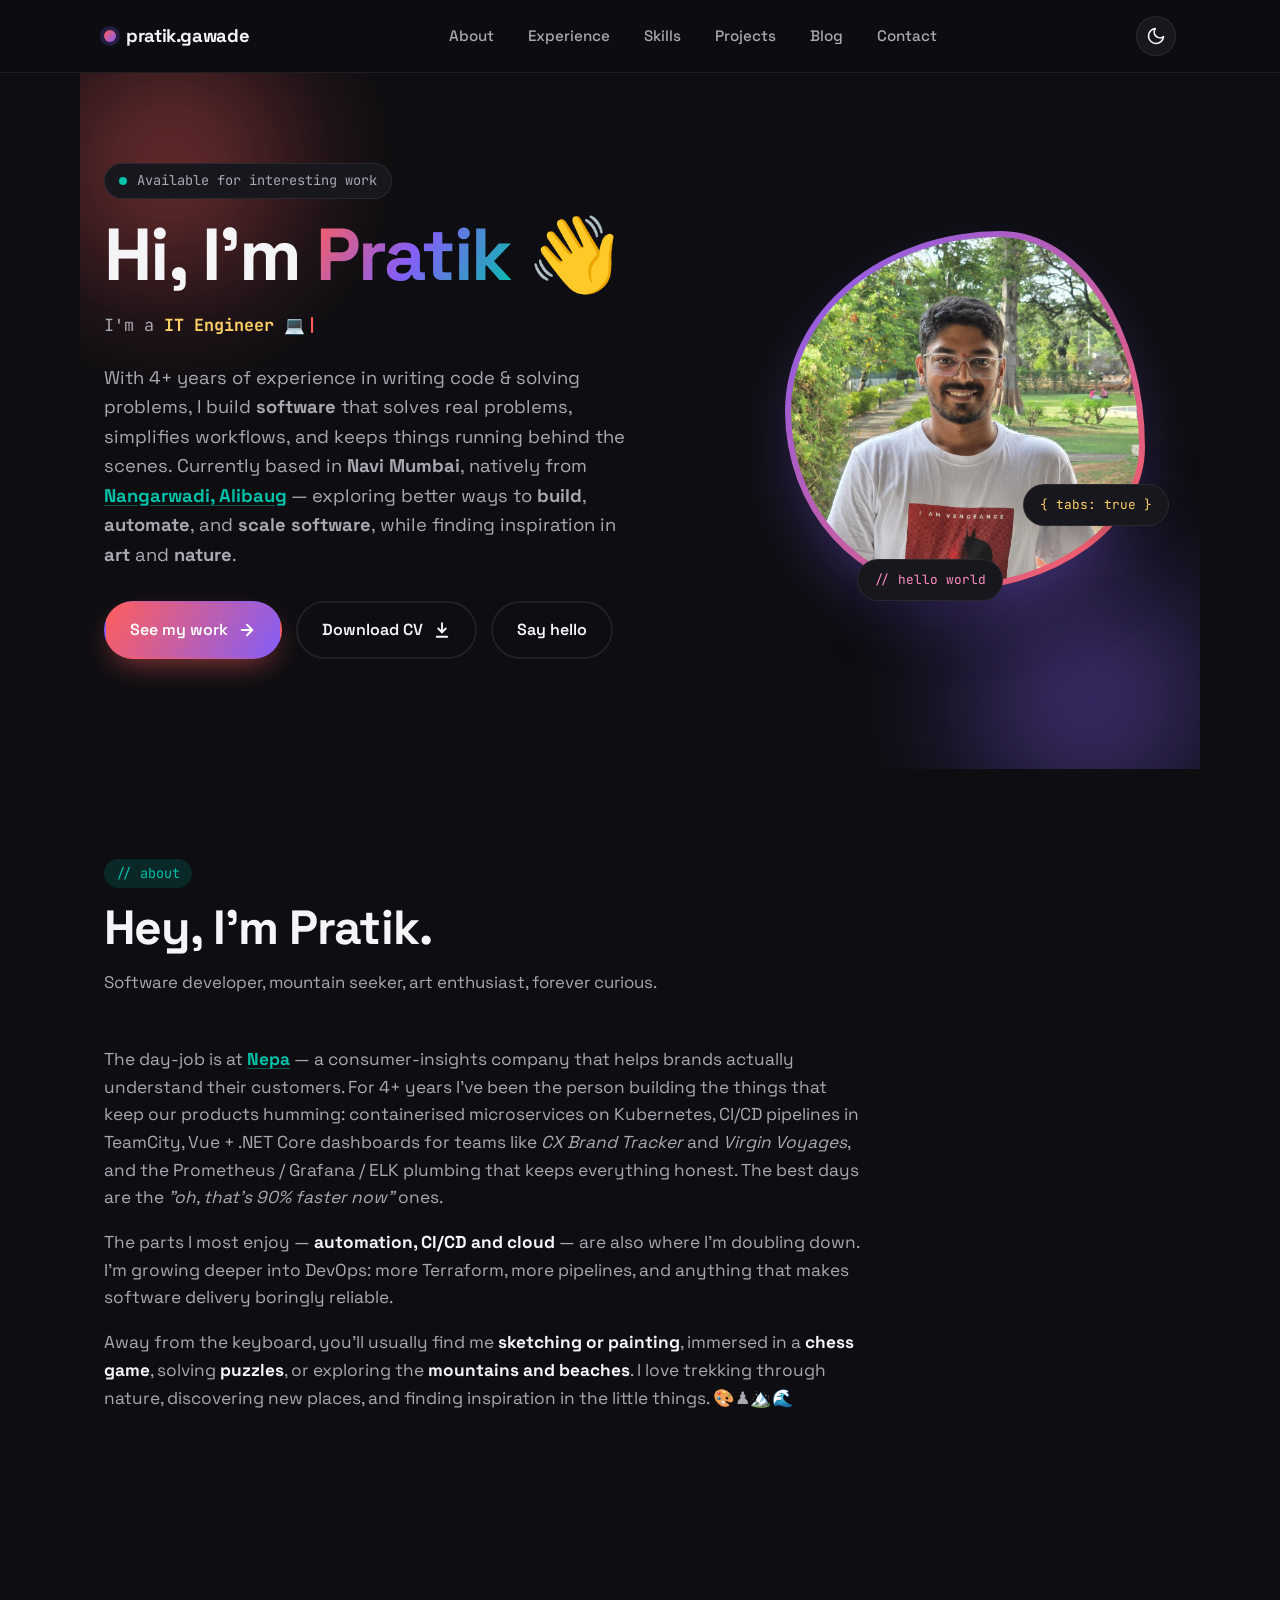
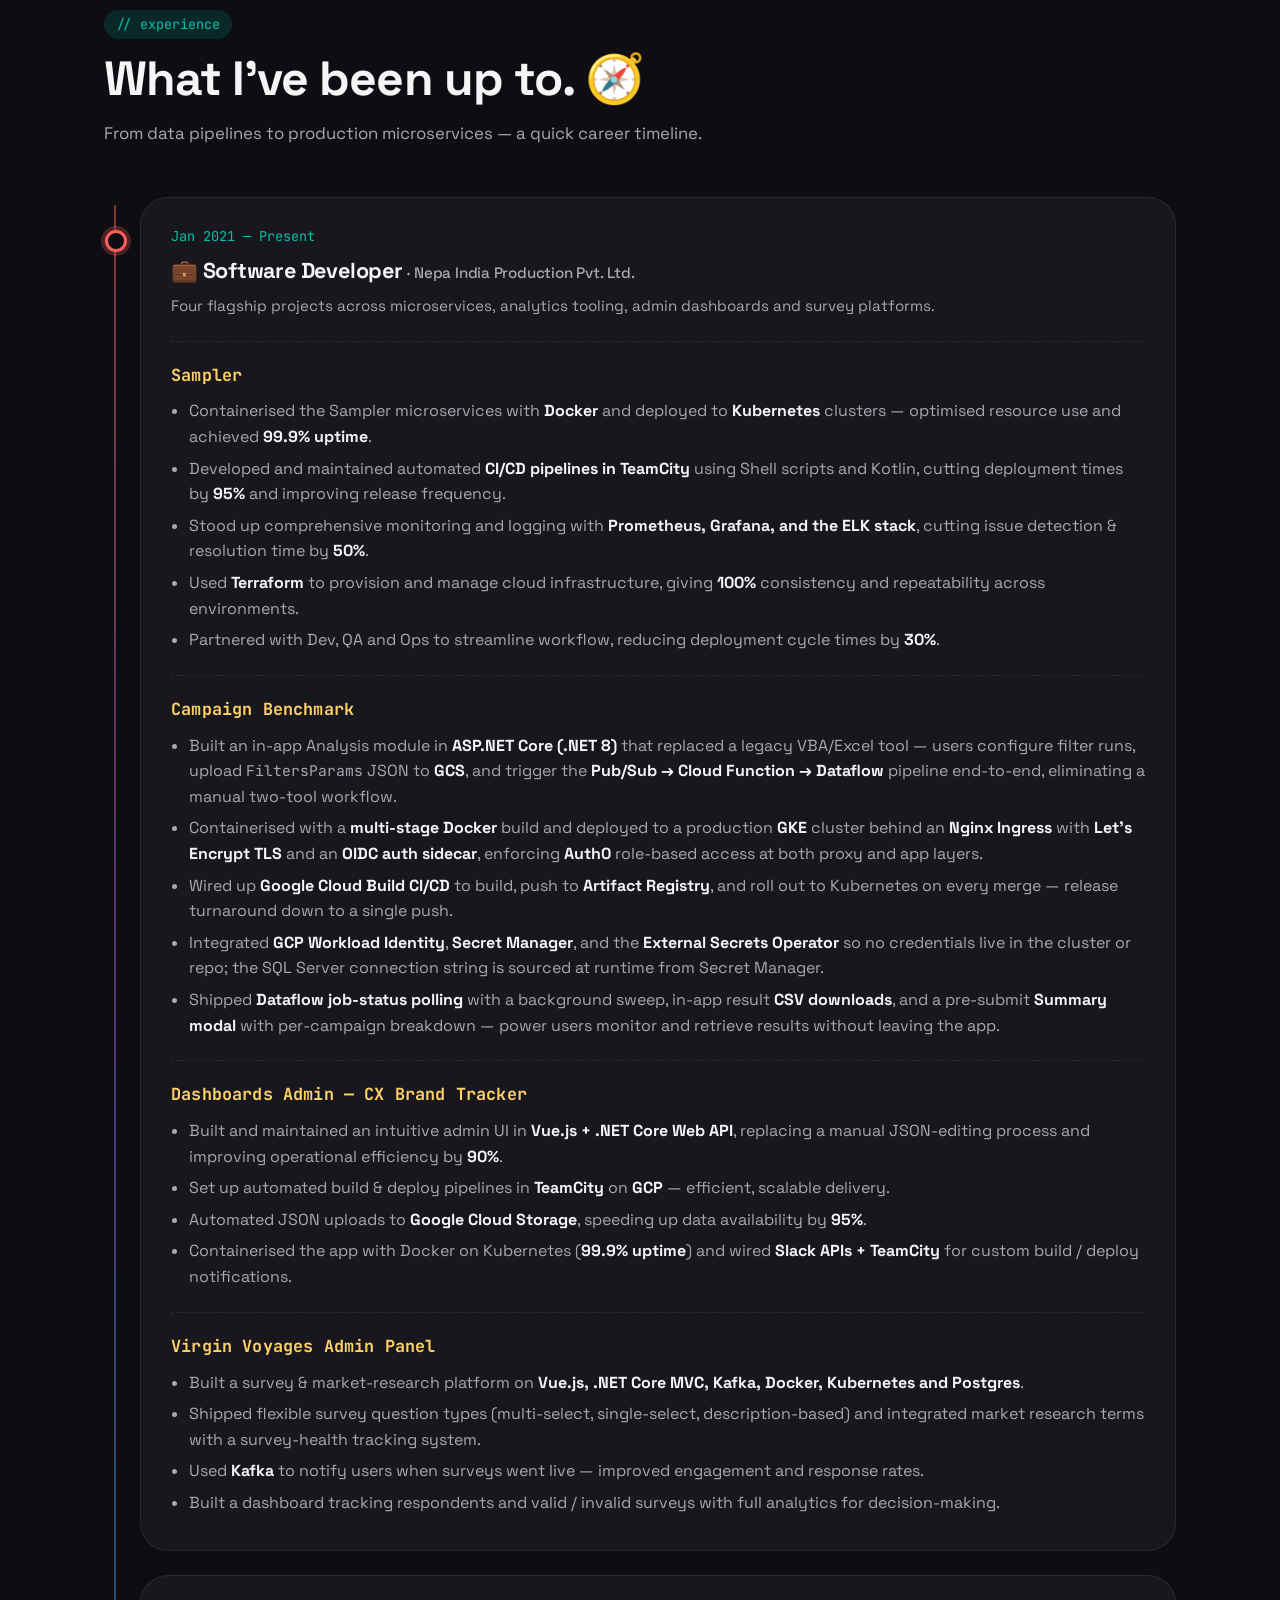
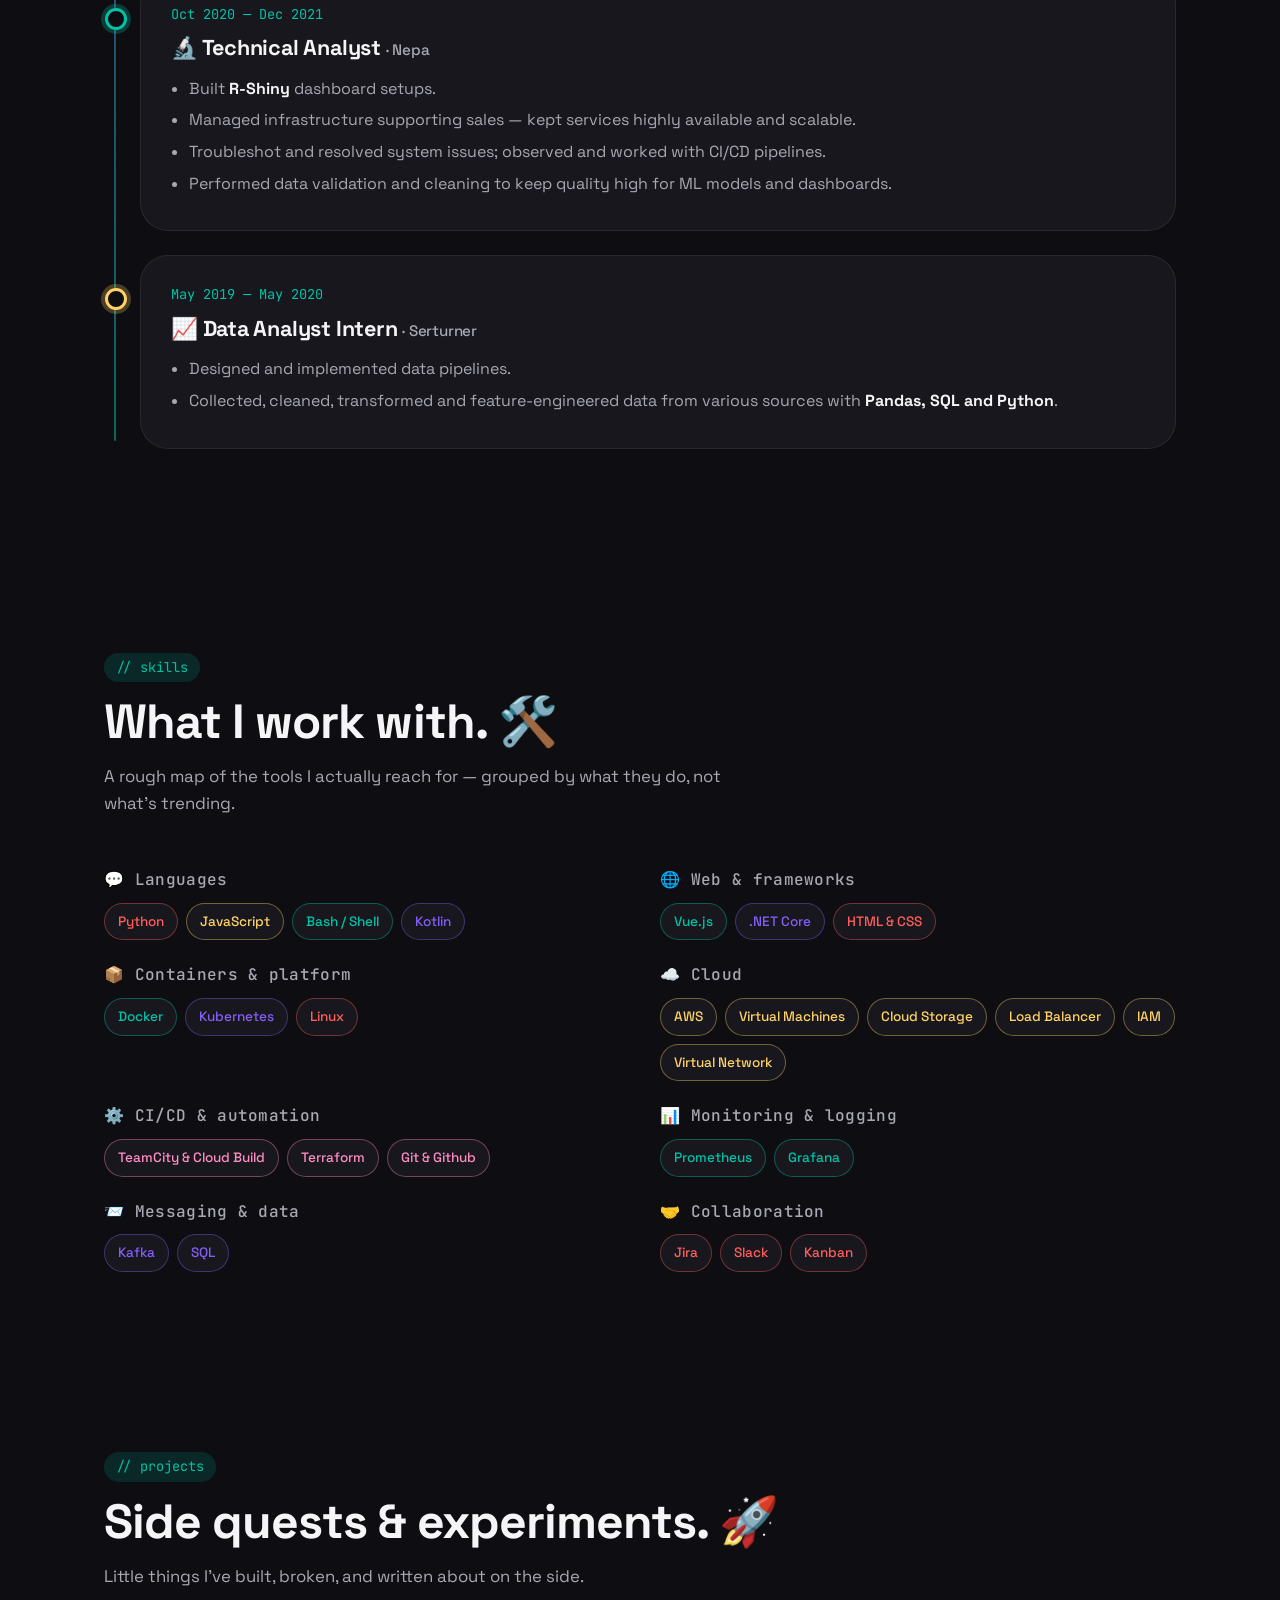
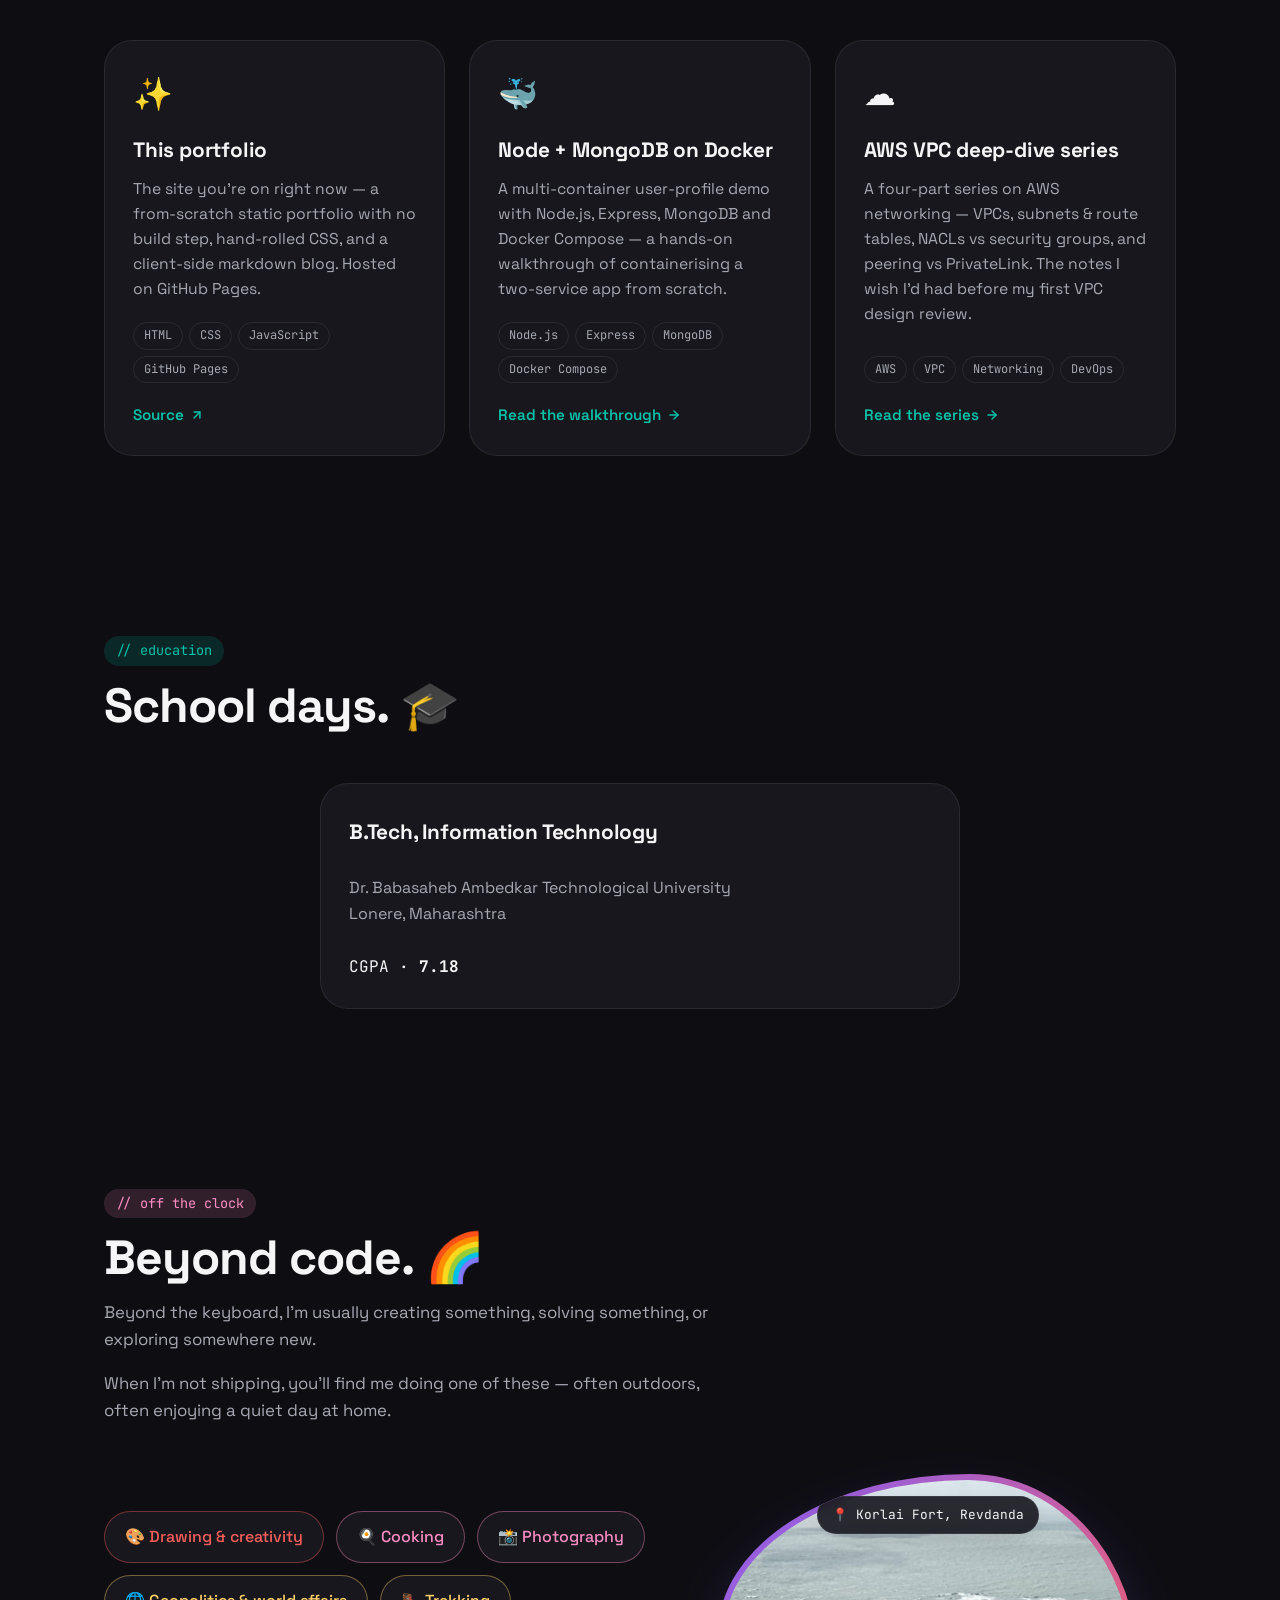
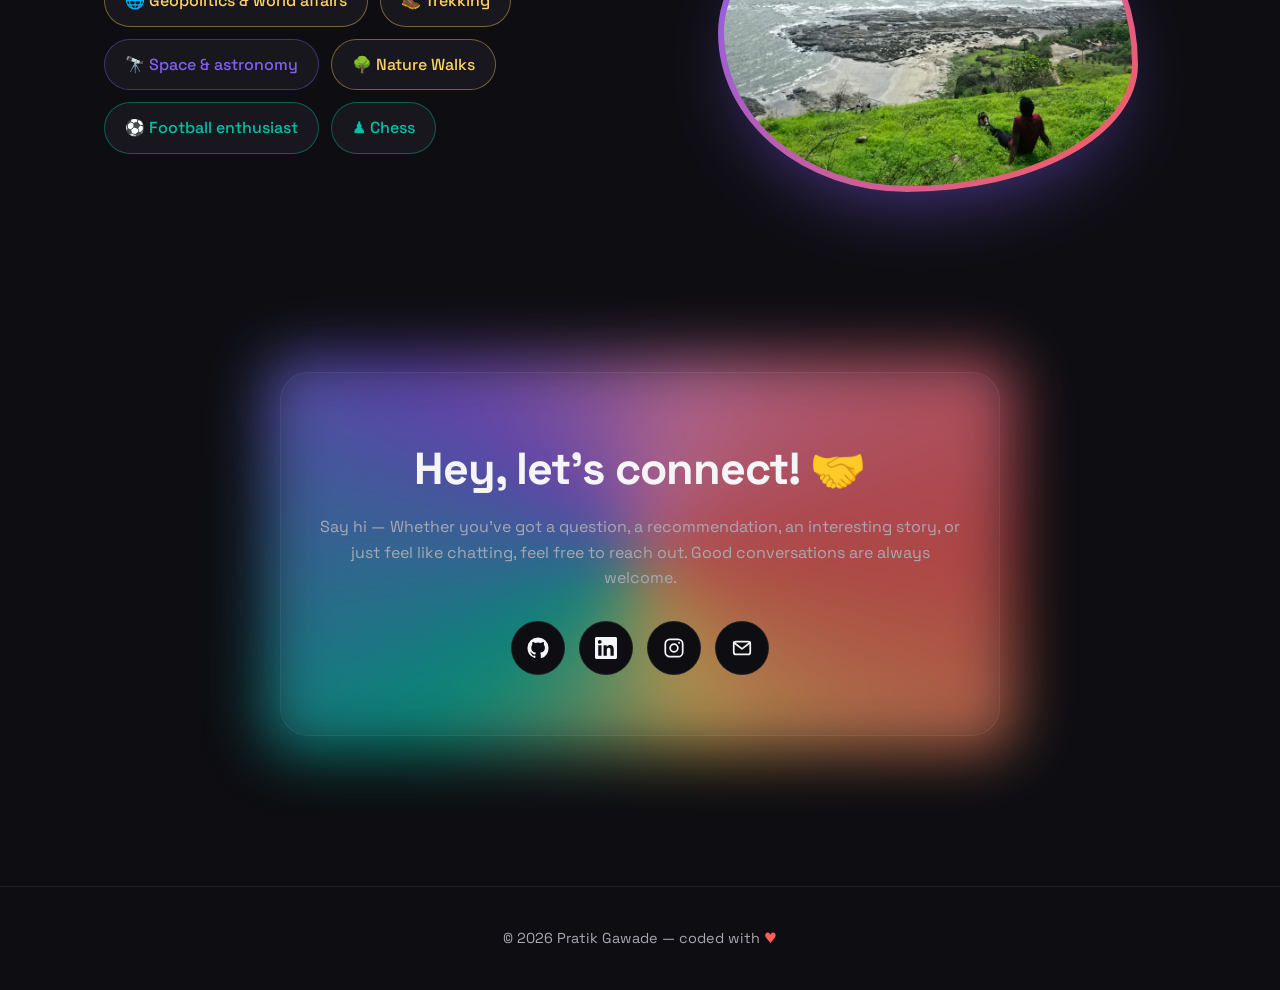
<file: index.html>
<!doctype html>
<html lang="en">
<head>
  <meta charset="utf-8" />
  <meta name="viewport" content="width=device-width, initial-scale=1" />
  <title>Pratik Gawade — Software Developer &amp; aspiring DevOps engineer</title>
  <meta name="description" content="Pratik Gawade — Software Developer with 4+ years at Nepa, transitioning into DevOps. Containers, CI/CD, Kubernetes, cloud, and the odd Vue.js dashboard." />
  <meta name="theme-color" content="#0e0e12" />

  <meta property="og:type" content="website" />
  <meta property="og:title" content="Pratik Gawade — Software Developer &amp; aspiring DevOps engineer" />
  <meta property="og:description" content="4+ years at Nepa shipping containerised microservices on Kubernetes, writing CI/CD pipelines, and building admin dashboards." />
  <meta property="og:image" content="https://pratikgawade.github.io/assets/img/alibaug.jpg" />

  <link rel="icon" href="data:image/svg+xml,%3Csvg xmlns='http://www.w3.org/2000/svg' viewBox='0 0 100 100'%3E%3Ctext y='.9em' font-size='90'%3E%E2%9C%A8%3C/text%3E%3C/svg%3E" />
  <link rel="preconnect" href="https://fonts.googleapis.com" />
  <link rel="preconnect" href="https://fonts.gstatic.com" crossorigin />
  <link rel="preload" as="image" href="assets/img/alibaug.jpg" fetchpriority="high" />
  <link href="https://fonts.googleapis.com/css2?family=Space+Grotesk:wght@400;500;600;700&family=JetBrains+Mono:wght@400;500;700&display=swap" rel="stylesheet" />
  <link rel="stylesheet" href="assets/css/styles.css" />
</head>
<body>

  <header class="nav">
    <div class="nav-inner">
      <a href="./" class="brand"><span class="brand-dot"></span> pratik.gawade</a>
      <nav class="nav-links" id="nav-links">
        <a href="#about">About</a>
        <a href="#experience">Experience</a>
        <a href="#skills">Skills</a>
        <a href="#projects">Projects</a>
        <a href="blog/">Blog</a>
        <a href="#contact">Contact</a>
      </nav>
      <div style="display:flex; gap:8px; align-items:center;">
        <button class="theme-toggle" aria-label="Toggle theme">
          <svg class="moon" viewBox="0 0 24 24" fill="none" stroke="currentColor" stroke-width="2" stroke-linecap="round" stroke-linejoin="round"><path d="M21 12.79A9 9 0 1 1 11.21 3 7 7 0 0 0 21 12.79z"/></svg>
          <svg class="sun"  viewBox="0 0 24 24" fill="none" stroke="currentColor" stroke-width="2" stroke-linecap="round" stroke-linejoin="round"><circle cx="12" cy="12" r="4"/><path d="M12 2v2M12 20v2M4.93 4.93l1.41 1.41M17.66 17.66l1.41 1.41M2 12h2M20 12h2M4.93 19.07l1.41-1.41M17.66 6.34l1.41-1.41"/></svg>
        </button>
        <button class="nav-burger" aria-label="Open menu" aria-controls="nav-links">
          <svg viewBox="0 0 24 24" width="22" height="22" fill="none" stroke="currentColor" stroke-width="2" stroke-linecap="round"><line x1="3" y1="6" x2="21" y2="6"/><line x1="3" y1="12" x2="21" y2="12"/><line x1="3" y1="18" x2="21" y2="18"/></svg>
        </button>
      </div>
    </div>
  </header>

  <section class="hero" id="top">
    <div class="hero-blob" aria-hidden="true"></div>

    <div>
      <span class="hero-eyebrow"><span class="pulse"></span> Available for interesting work</span>
      <h1>
        Hi, I'm <span class="accent">Pratik</span> <span class="wave">👋</span>
      </h1>
      <div class="role">
        I'm a <span class="rotator" data-words='["IT Engineer 💻","Software Developer 🚀","Weekend trekker 🥾","Chess Enthusiast ♟️","Sketchbook hoarder 🎨","Beach Wanderer 🌊","Spiritual Seeker 🪷","Curious human 🧠"]'></span>
      </div>
      <p class="lead">
        With 4+ years of experience in writing code & solving problems, I build <strong>software</strong> that solves real problems, simplifies workflows, and keeps things running behind the scenes. Currently based in <strong>Navi Mumbai</strong>,
        natively from <a href="https://maps.app.goo.gl/fRizwU5aHfL9w2fJ7" target="_blank" rel="noopener"><strong>Nangarwadi, Alibaug</strong></a>
        — exploring better ways to <strong>build</strong>, <strong>automate</strong>, and <strong>scale software</strong>, while finding inspiration in <strong>art</strong> and <strong>nature</strong>.
      </p>
      <div class="cta-row">
        <a class="btn btn-primary" href="#projects">See my work
          <svg width="18" height="18" viewBox="0 0 24 24" fill="none" stroke="currentColor" stroke-width="2.5" stroke-linecap="round" stroke-linejoin="round"><line x1="5" y1="12" x2="19" y2="12"/><polyline points="12 5 19 12 12 19"/></svg>
        </a>
        <a class="btn btn-ghost" href="assets/resume.pdf" download="Pratik-Gawade-CV.pdf">
          Download CV
          <svg width="18" height="18" viewBox="0 0 24 24" fill="none" stroke="currentColor" stroke-width="2.5" stroke-linecap="round" stroke-linejoin="round"><path d="M12 3v12"/><polyline points="7 10 12 15 17 10"/><path d="M5 21h14"/></svg>
        </a>
        <a class="btn btn-ghost" href="#contact">Say hello</a>
      </div>
    </div>

    <div class="hero-portrait">
      <div class="blob-frame">
        <img src="assets/img/alibaug.jpg" alt="Pratik Gawade" fetchpriority="high" decoding="async" />
      </div>
      <span class="sticker s2">{ tabs: true }</span>
      <span class="sticker s3">// hello world</span>
    </div>
  </section>

  <section id="about">
    <div class="section-head reveal">
      <span class="section-tag">// about</span>
      <h2>Hey, I'm Pratik.</h2>
      <p>Software developer, mountain seeker, art enthusiast, forever curious.</p>
    </div>

    <div class="about-prose reveal">
      <p>
        The day-job is at <strong><a href="https://nepa.com/" target="_blank" rel="noopener">Nepa</a></strong>
        — a consumer-insights company that helps brands actually understand their customers. For 4+ years
        I've been the person building the things that keep our products humming: containerised microservices
        on Kubernetes, CI/CD pipelines in TeamCity, Vue + .NET Core dashboards for teams like
        <em>CX Brand Tracker</em> and <em>Virgin Voyages</em>, and the Prometheus / Grafana / ELK plumbing
        that keeps everything honest. The best days are the <em>"oh, that's 90% faster now"</em> ones.
      </p>
      <p>
        The parts I most enjoy — <strong>automation, CI/CD and cloud</strong> — are also where I'm doubling
        down. I'm growing deeper into DevOps: more Terraform, more pipelines, and anything that
        makes software delivery boringly reliable.
      </p>
      <p>
        Away from the keyboard, you'll usually find me <strong>sketching or painting</strong>,
        immersed in a <strong>chess game</strong>, solving <strong>puzzles</strong>, or exploring
        the <strong>mountains and beaches</strong>. I love trekking through nature, discovering new
        places, and finding inspiration in the little things. 🎨♟️🏔️🌊
      </p>
    </div>
  </section>

  <section id="experience">

    <div class="section-head reveal">
      <span class="section-tag">// experience</span>
      <h2>What I've been up to. 🧭</h2>
      <p>From data pipelines to production microservices — a quick career timeline.</p>
    </div>

    <div class="timeline">
      <article class="timeline-item reveal">
        <div class="timeline-dot"></div>
        <div class="timeline-when">Jan 2021 — Present</div>
        <h3>💼 Software Developer <span class="at">· Nepa India Production Pvt. Ltd.</span></h3>
        <p class="timeline-note">Four flagship projects across microservices, analytics tooling, admin dashboards and survey platforms.</p>

        <div class="role-project">
          <h4>Sampler</h4>
          <ul>
            <li>Containerised the Sampler microservices with <strong>Docker</strong> and deployed to <strong>Kubernetes</strong> clusters — optimised resource use and achieved <strong>99.9% uptime</strong>.</li>
            <li>Developed and maintained automated <strong>CI/CD pipelines in TeamCity</strong> using Shell scripts and Kotlin, cutting deployment times by <strong>95%</strong> and improving release frequency.</li>
            <li>Stood up comprehensive monitoring and logging with <strong>Prometheus, Grafana, and the ELK stack</strong>, cutting issue detection &amp; resolution time by <strong>50%</strong>.</li>
            <li>Used <strong>Terraform</strong> to provision and manage cloud infrastructure, giving <strong>100%</strong> consistency and repeatability across environments.</li>
            <li>Partnered with Dev, QA and Ops to streamline workflow, reducing deployment cycle times by <strong>30%</strong>.</li>
          </ul>
        </div>

        <div class="role-project">
          <h4>Campaign Benchmark</h4>
          <ul>
            <li>Built an in-app Analysis module in <strong>ASP.NET Core (.NET 8)</strong> that replaced a legacy VBA/Excel tool — users configure filter runs, upload <code>FiltersParams</code> JSON to <strong>GCS</strong>, and trigger the <strong>Pub/Sub → Cloud Function → Dataflow</strong> pipeline end-to-end, eliminating a manual two-tool workflow.</li>
            <li>Containerised with a <strong>multi-stage Docker</strong> build and deployed to a production <strong>GKE</strong> cluster behind an <strong>Nginx Ingress</strong> with <strong>Let's Encrypt TLS</strong> and an <strong>OIDC auth sidecar</strong>, enforcing <strong>Auth0</strong> role-based access at both proxy and app layers.</li>
            <li>Wired up <strong>Google Cloud Build CI/CD</strong> to build, push to <strong>Artifact Registry</strong>, and roll out to Kubernetes on every merge — release turnaround down to a single push.</li>
            <li>Integrated <strong>GCP Workload Identity</strong>, <strong>Secret Manager</strong>, and the <strong>External Secrets Operator</strong> so no credentials live in the cluster or repo; the SQL Server connection string is sourced at runtime from Secret Manager.</li>
            <li>Shipped <strong>Dataflow job-status polling</strong> with a background sweep, in-app result <strong>CSV downloads</strong>, and a pre-submit <strong>Summary modal</strong> with per-campaign breakdown — power users monitor and retrieve results without leaving the app.</li>
          </ul>
        </div>

        <div class="role-project">
          <h4>Dashboards Admin — CX Brand Tracker</h4>
          <ul>
            <li>Built and maintained an intuitive admin UI in <strong>Vue.js + .NET Core Web API</strong>, replacing a manual JSON-editing process and improving operational efficiency by <strong>90%</strong>.</li>
            <li>Set up automated build &amp; deploy pipelines in <strong>TeamCity</strong> on <strong>GCP</strong> — efficient, scalable delivery.</li>
            <li>Automated JSON uploads to <strong>Google Cloud Storage</strong>, speeding up data availability by <strong>95%</strong>.</li>
            <li>Containerised the app with Docker on Kubernetes (<strong>99.9% uptime</strong>) and wired <strong>Slack APIs + TeamCity</strong> for custom build / deploy notifications.</li>
          </ul>
        </div>

        <div class="role-project">
          <h4>Virgin Voyages Admin Panel</h4>
          <ul>
            <li>Built a survey &amp; market-research platform on <strong>Vue.js, .NET Core MVC, Kafka, Docker, Kubernetes and Postgres</strong>.</li>
            <li>Shipped flexible survey question types (multi-select, single-select, description-based) and integrated market research terms with a survey-health tracking system.</li>
            <li>Used <strong>Kafka</strong> to notify users when surveys went live — improved engagement and response rates.</li>
            <li>Built a dashboard tracking respondents and valid / invalid surveys with full analytics for decision-making.</li>
          </ul>
        </div>
      </article>

      <article class="timeline-item reveal">
        <div class="timeline-dot"></div>
        <div class="timeline-when">Oct 2020 — Dec 2021</div>
        <h3>🔬 Technical Analyst <span class="at">· Nepa</span></h3>
        <ul>
          <li>Built <strong>R-Shiny</strong> dashboard setups.</li>
          <li>Managed infrastructure supporting sales — kept services highly available and scalable.</li>
          <li>Troubleshot and resolved system issues; observed and worked with CI/CD pipelines.</li>
          <li>Performed data validation and cleaning to keep quality high for ML models and dashboards.</li>
        </ul>
      </article>

      <article class="timeline-item reveal">
        <div class="timeline-dot"></div>
        <div class="timeline-when">May 2019 — May 2020</div>
        <h3>📈 Data Analyst Intern <span class="at">· Serturner</span></h3>
        <ul>
          <li>Designed and implemented data pipelines.</li>
          <li>Collected, cleaned, transformed and feature-engineered data from various sources with <strong>Pandas, SQL and Python</strong>.</li>
        </ul>
      </article>
    </div>
  </section>

  <section id="skills">
    <div class="section-head reveal">
      <span class="section-tag">// skills</span>
      <h2>What I work with. 🛠️</h2>
      <p>A rough map of the tools I actually reach for — grouped by what they do, not what's trending.</p>
    </div>

    <div class="skills-grid">
    <div class="skill-group reveal">
      <h3>💬 Languages</h3>
      <div class="chips">
        <span class="chip c1">Python</span>
        <span class="chip c2">JavaScript</span>
        <span class="chip c3">Bash / Shell</span>
        <span class="chip c4">Kotlin</span>
      </div>
    </div>

    <div class="skill-group reveal">
      <h3>🌐 Web &amp; frameworks</h3>
      <div class="chips">
        <span class="chip c3">Vue.js</span>
        <span class="chip c4">.NET Core</span>
        <span class="chip c1">HTML &amp; CSS</span>
      </div>
    </div>

    <div class="skill-group reveal">
      <h3>📦 Containers &amp; platform</h3>
      <div class="chips">
        <span class="chip c3">Docker</span>
        <span class="chip c4">Kubernetes</span>
        <span class="chip c1">Linux</span>
      </div>
    </div>

    <div class="skill-group reveal">
      <h3>☁️ Cloud</h3>
      <div class="chips">
        <span class="chip c2">AWS</span>
        <span class="chip c2">Virtual Machines</span>
        <span class="chip c2">Cloud Storage</span>
        <span class="chip c2">Load Balancer</span>
        <span class="chip c2">IAM</span>
        <span class="chip c2">Virtual Network</span>
      </div>
    </div>

    <div class="skill-group reveal">
      <h3>⚙️ CI/CD &amp; automation</h3>
      <div class="chips">
        <span class="chip c5">TeamCity & Cloud Build</span>
        <span class="chip c5">Terraform</span>
        <span class="chip c5">Git & Github</span>
      </div>
    </div>

    <div class="skill-group reveal">
      <h3>📊 Monitoring &amp; logging</h3>
      <div class="chips">
        <span class="chip c3">Prometheus</span>
        <span class="chip c3">Grafana</span>
      </div>
    </div>

    <div class="skill-group reveal">
      <h3>📨 Messaging &amp; data</h3>
      <div class="chips">
        <span class="chip c4">Kafka</span>
        <span class="chip c4">SQL</span>
      </div>
    </div>

    <div class="skill-group reveal">
      <h3>🤝 Collaboration</h3>
      <div class="chips">
        <span class="chip c1">Jira</span>
        <span class="chip c1">Slack</span>
        <span class="chip c1">Kanban</span>
      </div>
    </div>
    </div>
  </section>

  <section id="projects">
    <div class="section-head reveal">
      <span class="section-tag">// projects</span>
      <h2>Side quests &amp; experiments. 🚀</h2>
      <p>Little things I've built, broken, and written about on the side.</p>
    </div>

    <div class="project-grid">
      <article class="project-card reveal">
        <div class="emoji">✨</div>
        <h3>This portfolio</h3>
        <p>The site you're on right now — a from-scratch static portfolio with no build step, hand-rolled CSS, and a client-side markdown blog. Hosted on GitHub Pages.</p>
        <div class="tech">
          <span>HTML</span><span>CSS</span><span>JavaScript</span><span>GitHub Pages</span>
        </div>
        <div class="links">
          <a href="https://github.com/PratikGawade/Pratikgawade.github.io" target="_blank" rel="noopener">
            Source
            <svg width="14" height="14" viewBox="0 0 24 24" fill="none" stroke="currentColor" stroke-width="2.5" stroke-linecap="round" stroke-linejoin="round"><path d="M7 17L17 7"/><polyline points="7 7 17 7 17 17"/></svg>
          </a>
        </div>
      </article>

      <article class="project-card reveal">
        <div class="emoji">🐳</div>
        <h3>Node + MongoDB on Docker</h3>
        <p>A multi-container user-profile demo with Node.js, Express, MongoDB and Docker Compose — a hands-on walkthrough of containerising a two-service app from scratch.</p>
        <div class="tech">
          <span>Node.js</span><span>Express</span><span>MongoDB</span><span>Docker Compose</span>
        </div>
        <div class="links">
          <a href="blog/post.html?slug=nodejs-mongodb-docker-demo">
            Read the walkthrough
            <svg width="14" height="14" viewBox="0 0 24 24" fill="none" stroke="currentColor" stroke-width="2.5" stroke-linecap="round" stroke-linejoin="round"><line x1="5" y1="12" x2="19" y2="12"/><polyline points="12 5 19 12 12 19"/></svg>
          </a>
        </div>
      </article>

      <article class="project-card reveal">
        <div class="emoji">☁️</div>
        <h3>AWS VPC deep-dive series</h3>
        <p>A four-part series on AWS networking — VPCs, subnets &amp; route tables, NACLs vs security groups, and peering vs PrivateLink. The notes I wish I'd had before my first VPC design review.</p>
        <div class="tech">
          <span>AWS</span><span>VPC</span><span>Networking</span><span>DevOps</span>
        </div>
        <div class="links">
          <a href="blog/">
            Read the series
            <svg width="14" height="14" viewBox="0 0 24 24" fill="none" stroke="currentColor" stroke-width="2.5" stroke-linecap="round" stroke-linejoin="round"><line x1="5" y1="12" x2="19" y2="12"/><polyline points="12 5 19 12 12 19"/></svg>
          </a>
        </div>
      </article>
    </div>
  </section>

  <section id="education">
    <div class="section-head reveal">
      <span class="section-tag">// education</span>
      <h2>School days. 🎓</h2>
    </div>
    <div class="fact-card reveal" style="max-width:640px; margin:0 auto;">
      <h3 style="margin:4px 0 6px; font-size:1.3rem; letter-spacing:-0.01em;">B.Tech, Information Technology</h3>
      <p style="color:var(--fg-dim); margin:0;">Dr. Babasaheb Ambedkar Technological University<br/>Lonere, Maharashtra</p>
      <p style="color:var(--fg); font-family:var(--font-mono); margin:8px 0 0;">CGPA · <strong>7.18</strong></p>
    </div>
  </section>

  <section id="interests">
    <div class="section-head reveal">
      <span class="section-tag" style="color:var(--accent-5); background:color-mix(in oklab, var(--accent-5) 15%, transparent);">// off the clock</span>
      <h2>Beyond code. 🌈</h2>
      <p>Beyond the keyboard, I'm usually creating something, solving something, or exploring somewhere new.</p>
      <p>When I'm not shipping, you'll find me doing one of these — often outdoors, often enjoying a quiet day at home.</p>
    </div>

    <div class="interests-grid">
      <div class="chips reveal">
        <span class="chip c1">🎨 Drawing & creativity</span>
        <span class="chip c5">🍳 Cooking</span>
        <span class="chip c5">📸 Photography</span>
        <span class="chip c2">🌐 Geopolitics & world affairs</span>
        <span class="chip c2">🥾 Trekking</span>
        <span class="chip c4">🔭 Space & astronomy</span>
        <span class="chip c2">🌳 Nature Walks</span>
        <span class="chip c3">⚽ Football enthusiast</span>
        <span class="chip c3">♟️ Chess</span>
      </div>
      <figure class="photo-card reveal">
        <img src="assets/img/korlai-fort.jpg" alt="At Korlai Fort, Revdanda" loading="lazy" />
        <a class="photo-sticker" href="https://maps.app.goo.gl/xz4YJvCreenGooXN7" target="_blank" rel="noopener" aria-label="Open Korlai Fort, Revdanda on Google Maps">
          📍 Korlai Fort, Revdanda
        </a>
      </figure>
    </div>
  </section>

  <section id="contact" class="contact">
    <div class="contact-card reveal">
      <h2>Hey, let's connect! 🤝</h2>
      <p>Say hi — Whether you've got a question, a recommendation, an interesting story, or just feel like chatting, feel free to reach out. Good conversations are always welcome.</p>
      <div class="socials">
        <a class="gh" href="https://github.com/PratikGawade" target="_blank" rel="noopener" aria-label="GitHub">
          <svg viewBox="0 0 24 24" fill="currentColor"><path d="M12 .5A11.5 11.5 0 0 0 .5 12a11.5 11.5 0 0 0 7.86 10.94c.57.1.78-.25.78-.55v-2c-3.2.7-3.88-1.37-3.88-1.37-.52-1.33-1.28-1.69-1.28-1.69-1.05-.72.08-.7.08-.7 1.16.08 1.77 1.2 1.77 1.2 1.03 1.77 2.71 1.26 3.37.96.1-.75.4-1.26.73-1.55-2.56-.3-5.26-1.28-5.26-5.69 0-1.26.45-2.28 1.2-3.08-.12-.3-.52-1.5.12-3.12 0 0 .98-.31 3.2 1.18a11.1 11.1 0 0 1 5.83 0c2.22-1.49 3.2-1.18 3.2-1.18.64 1.62.24 2.82.12 3.12.75.8 1.2 1.82 1.2 3.08 0 4.42-2.7 5.39-5.27 5.68.41.36.77 1.05.77 2.12v3.14c0 .3.21.66.79.54A11.5 11.5 0 0 0 23.5 12 11.5 11.5 0 0 0 12 .5z"/></svg>
        </a>
        <a class="li" href="https://www.linkedin.com/in/pratik-gawade/" target="_blank" rel="noopener" aria-label="LinkedIn">
          <svg viewBox="0 0 24 24" fill="currentColor"><path d="M20.45 20.45h-3.56v-5.57c0-1.33-.03-3.04-1.86-3.04-1.86 0-2.14 1.45-2.14 2.94v5.67H9.33V9h3.42v1.56h.05A3.75 3.75 0 0 1 16.17 8.7c3.6 0 4.27 2.37 4.27 5.46v6.29zM5.34 7.43a2.07 2.07 0 1 1 0-4.13 2.07 2.07 0 0 1 0 4.13zM7.12 20.45H3.55V9h3.57v11.45zM22.22 0H1.77C.79 0 0 .77 0 1.72v20.56C0 23.23.79 24 1.77 24h20.45c.98 0 1.78-.77 1.78-1.72V1.72C24 .77 23.2 0 22.22 0z"/></svg>
        </a>
        <a class="ig" href="https://instagram.com/pratikgawade_" target="_blank" rel="noopener" aria-label="Instagram">
          <svg viewBox="0 0 24 24" fill="none" stroke="currentColor" stroke-width="1.9" stroke-linecap="round" stroke-linejoin="round"><rect x="2.5" y="2.5" width="19" height="19" rx="5"/><circle cx="12" cy="12" r="4.2"/><circle cx="17.6" cy="6.4" r="1.1" fill="currentColor" stroke="none"/></svg>
        </a>
        <a class="em" href="mailto:pratikgawade44@gmail.com" aria-label="Email">
          <svg viewBox="0 0 24 24" fill="none" stroke="currentColor" stroke-width="1.9" stroke-linecap="round" stroke-linejoin="round"><rect x="3" y="5" width="18" height="14" rx="2.5"/><polyline points="3,6 12,13 21,6"/></svg>
        </a>
      </div>
    </div>
  </section>

  <footer>
    &copy; <span data-year></span> Pratik Gawade — coded with <span class="heart">♥</span>
  </footer>

  <script src="assets/js/main.js" defer></script>
</body>
</html>
</file>
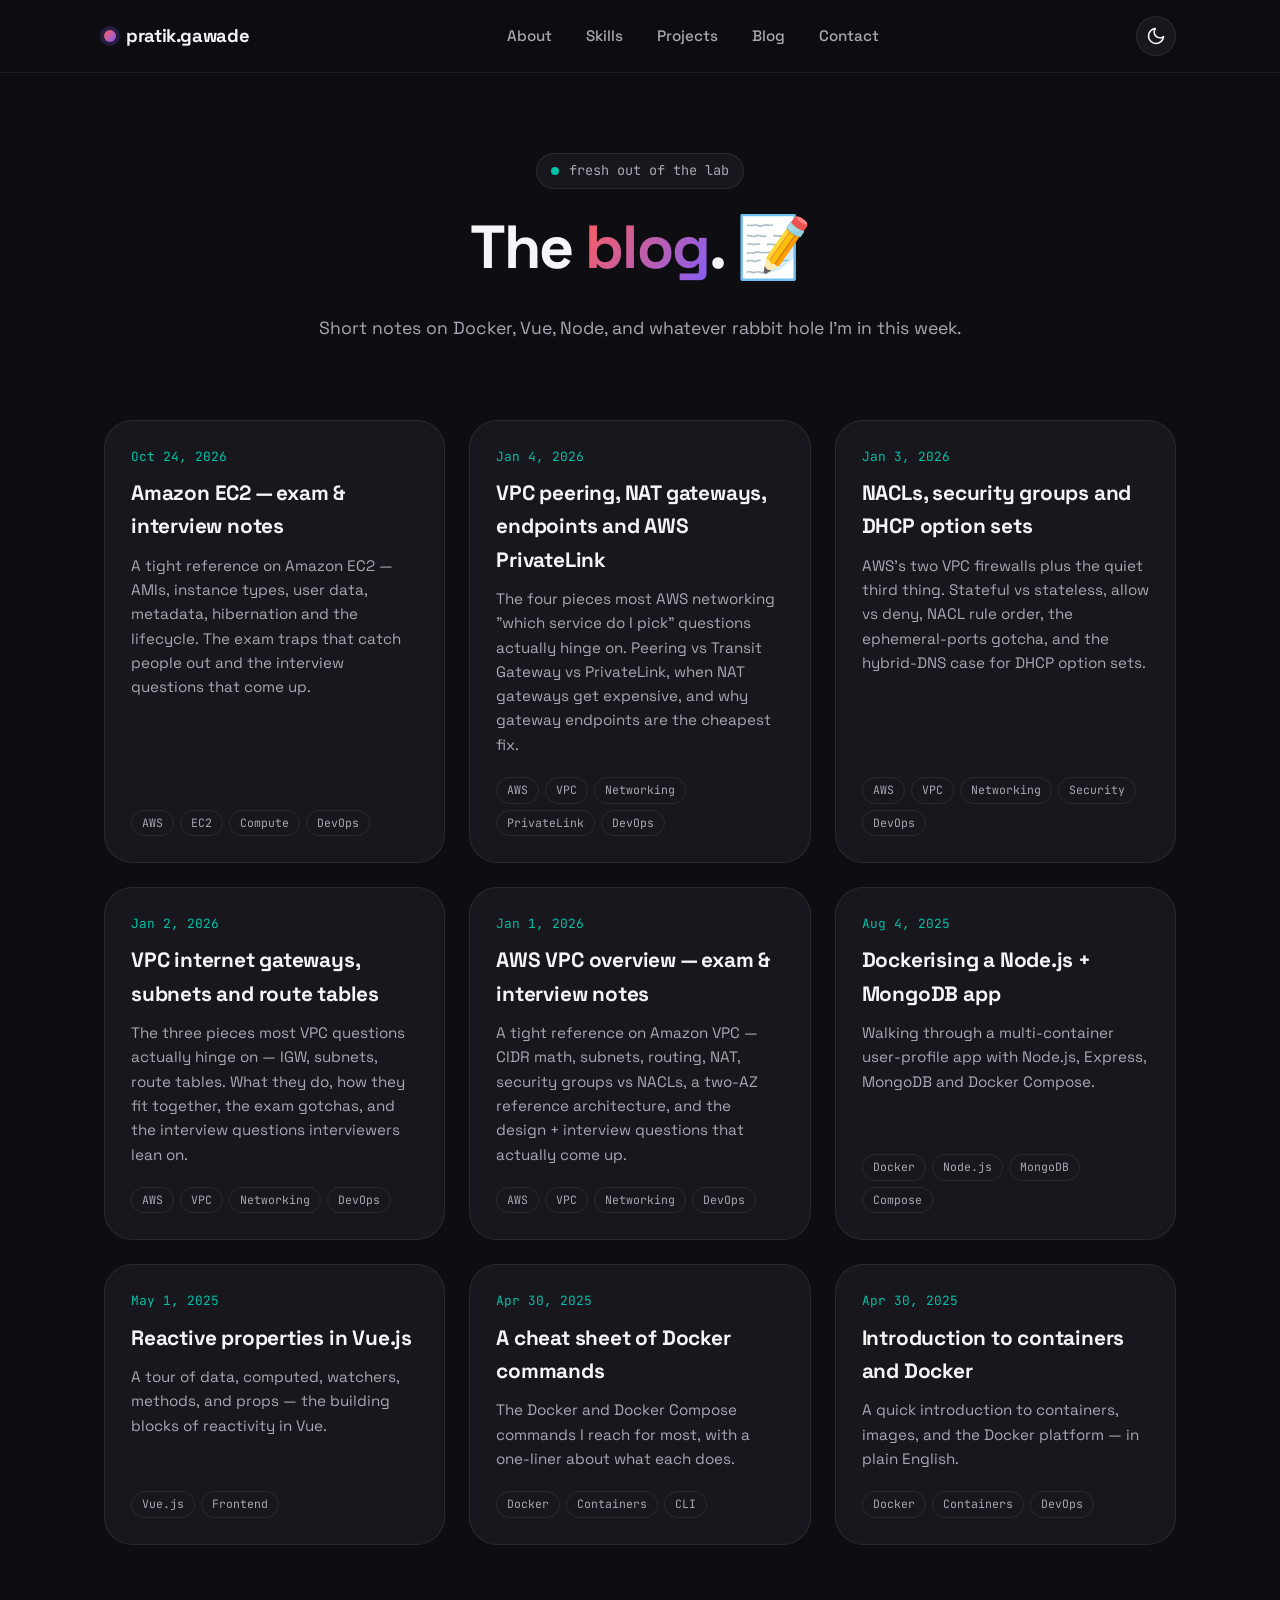
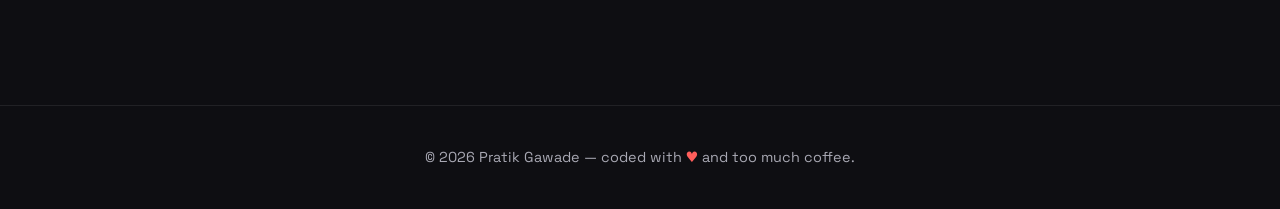
<file: blog/index.html>
<!doctype html>
<html lang="en">
<head>
  <meta charset="utf-8" />
  <meta name="viewport" content="width=device-width, initial-scale=1" />
  <title>Blog — Pratik Gawade</title>
  <meta name="description" content="Articles about Docker, Vue.js, Node.js, and the odd DevOps rabbit hole." />
  <meta name="theme-color" content="#0e0e12" />
  <link rel="icon" href="data:image/svg+xml,%3Csvg xmlns='http://www.w3.org/2000/svg' viewBox='0 0 100 100'%3E%3Ctext y='.9em' font-size='90'%3E%E2%9C%A8%3C/text%3E%3C/svg%3E" />
  <link rel="preconnect" href="https://fonts.googleapis.com" />
  <link rel="preconnect" href="https://fonts.gstatic.com" crossorigin />
  <link href="https://fonts.googleapis.com/css2?family=Space+Grotesk:wght@400;500;600;700&family=JetBrains+Mono:wght@400;500;700&display=swap" rel="stylesheet" />
  <link rel="stylesheet" href="../assets/css/styles.css" />
</head>
<body>

  <header class="nav">
    <div class="nav-inner">
      <a href="../" class="brand"><span class="brand-dot"></span> pratik.gawade</a>
      <nav class="nav-links" id="nav-links">
        <a href="../#about">About</a>
        <a href="../#skills">Skills</a>
        <a href="../#projects">Projects</a>
        <a href="./">Blog</a>
        <a href="../#contact">Contact</a>
      </nav>
      <div style="display:flex; gap:8px; align-items:center;">
        <button class="theme-toggle" aria-label="Toggle theme">
          <svg class="moon" viewBox="0 0 24 24" fill="none" stroke="currentColor" stroke-width="2" stroke-linecap="round" stroke-linejoin="round"><path d="M21 12.79A9 9 0 1 1 11.21 3 7 7 0 0 0 21 12.79z"/></svg>
          <svg class="sun"  viewBox="0 0 24 24" fill="none" stroke="currentColor" stroke-width="2" stroke-linecap="round" stroke-linejoin="round"><circle cx="12" cy="12" r="4"/><path d="M12 2v2M12 20v2M4.93 4.93l1.41 1.41M17.66 17.66l1.41 1.41M2 12h2M20 12h2M4.93 19.07l1.41-1.41M17.66 6.34l1.41-1.41"/></svg>
        </button>
        <button class="nav-burger" aria-label="Open menu" aria-controls="nav-links">
          <svg viewBox="0 0 24 24" width="22" height="22" fill="none" stroke="currentColor" stroke-width="2" stroke-linecap="round"><line x1="3" y1="6" x2="21" y2="6"/><line x1="3" y1="12" x2="21" y2="12"/><line x1="3" y1="18" x2="21" y2="18"/></svg>
        </button>
      </div>
    </div>
  </header>

  <section class="blog-hero">
    <span class="hero-eyebrow"><span class="pulse"></span> fresh out of the lab</span>
    <h1>The <span class="accent">blog</span>. 📝</h1>
    <p>Short notes on Docker, Vue, Node, and whatever rabbit hole I'm in this week.</p>
  </section>

  <div class="post-grid" data-post-list>
    <!-- posts injected by /assets/js/blog.js -->
  </div>

  <footer>
    &copy; <span data-year></span> Pratik Gawade — coded with <span class="heart">♥</span> and too much coffee.
  </footer>

  <script src="../assets/js/main.js" defer></script>
  <script src="../assets/js/blog.js" defer></script>
</body>
</html>
</file>
<file: assets/css/styles.css>
/* =========================================================================
   Pratik Gawade — portfolio stylesheet
   Playful + bold. CSS custom properties, no framework.
   ========================================================================= */

:root {
  --bg: #0e0e12;
  --bg-elev: #17171d;
  --fg: #f5f5f7;
  --fg-dim: #a8a8b3;
  --border: rgba(255, 255, 255, 0.08);

  --accent-1: #ff5e5b;   /* coral     */
  --accent-2: #ffd166;   /* sunny     */
  --accent-3: #00c2a8;   /* teal      */
  --accent-4: #845ef7;   /* violet    */
  --accent-5: #ff8cc3;   /* bubblegum */

  --font-display: "Space Grotesk", system-ui, -apple-system, Segoe UI, sans-serif;
  --font-mono: "JetBrains Mono", ui-monospace, SFMono-Regular, Menlo, monospace;

  --radius: 18px;
  --radius-lg: 28px;
  --max-w: 1120px;
  --ease: cubic-bezier(0.2, 0.8, 0.2, 1);
}

[data-theme="light"] {
  --bg: #fff8f0;
  --bg-elev: #ffffff;
  --fg: #16161a;
  --fg-dim: #51515a;
  --border: rgba(0, 0, 0, 0.08);
  --accent-5: #e85aa0;
}

/* ---------- base ---------- */

*, *::before, *::after { box-sizing: border-box; }

html { scroll-behavior: smooth; overflow-x: hidden; }

body {
  margin: 0;
  font-family: var(--font-display);
  background: var(--bg);
  color: var(--fg);
  line-height: 1.6;
  -webkit-font-smoothing: antialiased;
  overflow-x: hidden;
  transition: background 0.4s var(--ease), color 0.4s var(--ease);
}

a { color: var(--fg); text-decoration: none; }

img { max-width: 100%; display: block; }

code, pre, kbd {
  font-family: var(--font-mono);
  font-size: 0.92em;
}

.container {
  width: 100%;
  max-width: var(--max-w);
  margin: 0 auto;
  padding: 0 24px;
}

/* ---------- nav ---------- */

.nav {
  position: sticky;
  top: 0;
  z-index: 100;
  backdrop-filter: blur(14px);
  -webkit-backdrop-filter: blur(14px);
  background: color-mix(in oklab, var(--bg) 70%, transparent);
  border-bottom: 1px solid var(--border);
}

.nav-inner {
  display: flex;
  align-items: center;
  justify-content: space-between;
  padding: 16px 24px;
  max-width: var(--max-w);
  margin: 0 auto;
}

.brand {
  font-weight: 700;
  font-size: 1.15rem;
  letter-spacing: -0.02em;
  display: inline-flex;
  align-items: center;
  gap: 10px;
}
.brand-dot {
  width: 12px; height: 12px; border-radius: 50%;
  background: linear-gradient(135deg, var(--accent-1), var(--accent-4));
  box-shadow: 0 0 0 4px color-mix(in oklab, var(--accent-4) 20%, transparent);
}

.nav-links {
  display: flex;
  gap: 6px;
  align-items: center;
}
.nav-links a {
  padding: 8px 14px;
  border-radius: 999px;
  color: var(--fg-dim);
  font-weight: 500;
  font-size: 0.95rem;
  transition: color 0.2s, background 0.2s;
}
.nav-links a:hover { color: var(--fg); background: var(--bg-elev); }

.theme-toggle {
  background: var(--bg-elev);
  border: 1px solid var(--border);
  color: var(--fg);
  width: 40px; height: 40px;
  border-radius: 50%;
  cursor: pointer;
  display: inline-flex;
  align-items: center;
  justify-content: center;
  transition: transform 0.3s var(--ease), background 0.2s;
}
.theme-toggle:hover { transform: rotate(20deg); background: color-mix(in oklab, var(--accent-2) 30%, var(--bg-elev)); }
.theme-toggle svg { width: 20px; height: 20px; }
.theme-toggle .sun { display: none; }
[data-theme="light"] .theme-toggle .sun { display: block; }
[data-theme="light"] .theme-toggle .moon { display: none; }

.nav-burger {
  display: none;
  background: transparent;
  border: 0;
  color: var(--fg);
  cursor: pointer;
  width: 40px; height: 40px;
  border-radius: 50%;
}

/* ---------- hero ---------- */

.hero {
  position: relative;
  padding: 90px 24px 110px;
  max-width: var(--max-w);
  margin: 0 auto;
  display: grid;
  grid-template-columns: 1.4fr 1fr;
  gap: 60px;
  align-items: center;
  overflow: hidden;
}

.hero-blob {
  position: absolute;
  inset: 0;
  z-index: -1;
  overflow: hidden;
  pointer-events: none;
}
.hero-blob::before,
.hero-blob::after {
  content: "";
  position: absolute;
  width: 420px;
  height: 420px;
  border-radius: 50%;
  filter: blur(60px);
  opacity: 0.55;
  animation: drift 18s ease-in-out infinite;
  will-change: transform;
  animation-play-state: paused;
}
.hero-in .hero-blob::before,
.hero-in .hero-blob::after { animation-play-state: running; }
.hero-blob::before {
  background: radial-gradient(circle, var(--accent-1), transparent 60%);
  top: -120px; left: -120px;
}
.hero-blob::after {
  background: radial-gradient(circle, var(--accent-4), transparent 60%);
  bottom: -140px; right: -100px;
  animation-delay: -9s;
}
[data-theme="light"] .hero-blob::before,
[data-theme="light"] .hero-blob::after { opacity: 0.35; }

@keyframes drift {
  0%, 100% { transform: translate(0, 0) scale(1); }
  33%      { transform: translate(60px, -40px) scale(1.1); }
  66%      { transform: translate(-50px, 60px) scale(0.95); }
}

.hero-eyebrow {
  display: inline-flex;
  align-items: center;
  gap: 10px;
  font-family: var(--font-mono);
  font-size: 0.85rem;
  color: var(--fg-dim);
  padding: 6px 14px;
  border: 1px solid var(--border);
  border-radius: 999px;
  background: var(--bg-elev);
}
.hero-eyebrow .pulse {
  width: 8px; height: 8px; border-radius: 50%;
  background: var(--accent-3);
  box-shadow: 0 0 0 0 color-mix(in oklab, var(--accent-3) 60%, transparent);
  animation: pulse 2s infinite;
}
@keyframes pulse {
  0%   { box-shadow: 0 0 0 0 color-mix(in oklab, var(--accent-3) 60%, transparent); }
  70%  { box-shadow: 0 0 0 10px transparent; }
  100% { box-shadow: 0 0 0 0 transparent; }
}

.hero h1 {
  font-size: clamp(2.6rem, 6.5vw, 4.6rem);
  line-height: 1.02;
  letter-spacing: -0.03em;
  margin: 18px 0 20px;
  font-weight: 700;
}
.hero h1 .wave {
  display: inline-block;
  transform-origin: 70% 70%;
  animation: wave 2.5s ease-in-out infinite;
}
@keyframes wave {
  0%, 60%, 100% { transform: rotate(0); }
  10%           { transform: rotate(14deg); }
  20%           { transform: rotate(-8deg); }
  30%           { transform: rotate(14deg); }
  40%           { transform: rotate(-4deg); }
  50%           { transform: rotate(10deg); }
}
.hero h1 .accent {
  background: linear-gradient(120deg, var(--accent-1), var(--accent-4) 50%, var(--accent-3));
  -webkit-background-clip: text;
          background-clip: text;
  color: transparent;
}

.hero .role {
  font-family: var(--font-mono);
  color: var(--fg-dim);
  font-size: 1.05rem;
}
.hero .role .rotator {
  color: var(--accent-2);
  font-weight: 700;
  display: inline-block;
  min-width: 1ch;
}
.hero .role .rotator::after {
  content: "|";
  margin-left: 2px;
  animation: blink 1s steps(2) infinite;
  color: var(--accent-1);
}
@keyframes blink { 50% { opacity: 0; } }

.hero p.lead {
  font-size: 1.15rem;
  color: var(--fg-dim);
  max-width: 540px;
  margin: 24px 0 32px;
}
.hero p.lead a {
  color: var(--accent-3);
  text-decoration: underline;
  text-underline-offset: 3px;
  text-decoration-color: color-mix(in oklab, var(--accent-3) 40%, transparent);
  transition: color 0.2s, text-decoration-color 0.2s;
}
.hero p.lead a:hover { color: var(--accent-1); text-decoration-color: var(--accent-1); }
.hero p.lead a strong { color: inherit; }

.cta-row {
  display: flex;
  gap: 14px;
  flex-wrap: wrap;
}

.btn {
  display: inline-flex;
  align-items: center;
  gap: 10px;
  padding: 14px 24px;
  border-radius: 999px;
  font-weight: 600;
  font-size: 1rem;
  cursor: pointer;
  border: 2px solid transparent;
  transition: transform 0.15s var(--ease), box-shadow 0.2s, background 0.2s, color 0.2s;
}
.btn-primary {
  background: linear-gradient(120deg, var(--accent-1), var(--accent-4));
  color: #fff;
  box-shadow: 0 12px 30px -10px color-mix(in oklab, var(--accent-1) 60%, transparent);
}
.btn-primary:hover { transform: translateY(-2px); box-shadow: 0 18px 36px -10px color-mix(in oklab, var(--accent-4) 60%, transparent); }
.btn-ghost {
  background: transparent;
  color: var(--fg);
  border-color: var(--border);
}
.btn-ghost:hover { border-color: var(--accent-2); color: var(--accent-2); }

/* hero portrait */

.hero-portrait {
  position: relative;
  justify-self: center;
}
.hero-portrait .blob-frame {
  width: min(360px, 80vw);
  aspect-ratio: 1;
  border-radius: 60% 40% 55% 45% / 50% 60% 40% 50%;
  overflow: hidden;
  background: linear-gradient(135deg, var(--accent-4), var(--accent-1));
  padding: 6px;
  animation: morph 12s ease-in-out infinite;
  animation-play-state: paused;
  box-shadow: 0 30px 80px -30px color-mix(in oklab, var(--accent-4) 60%, transparent);
}
.hero-in .hero-portrait .blob-frame { animation-play-state: running; }
.hero-portrait .blob-frame img {
  width: 100%; height: 100%;
  object-fit: cover;
  border-radius: inherit;
  background: var(--bg);
}
@keyframes morph {
  0%, 100% { border-radius: 60% 40% 55% 45% / 50% 60% 40% 50%; }
  33%      { border-radius: 45% 55% 40% 60% / 60% 45% 55% 40%; }
  66%      { border-radius: 50% 50% 60% 40% / 45% 60% 40% 55%; }
}

.hero-portrait .sticker {
  position: absolute;
  padding: 10px 16px;
  border-radius: 999px;
  background: var(--bg-elev);
  border: 1px solid var(--border);
  font-family: var(--font-mono);
  font-size: 0.8rem;
  color: var(--fg);
  box-shadow: 0 10px 30px -12px rgba(0,0,0,0.4);
  animation: float 6s ease-in-out infinite;
  animation-play-state: paused;
  will-change: transform;
}
.hero-in .hero-portrait .sticker { animation-play-state: running; }
.hero-portrait .sticker.s1 { top: 10%;  left: -20px;   color: var(--accent-3); }
.hero-portrait .sticker.s2 { bottom: 18%; right: -24px; color: var(--accent-2); animation-delay: -3s; }
.hero-portrait .sticker.s3 { bottom: -10px; left: 20%;  color: var(--accent-5); animation-delay: -1.5s; }
@keyframes float {
  0%, 100% { transform: translateY(0); }
  50%      { transform: translateY(-8px); }
}

/* ---------- sections ---------- */

section {
  padding: 90px 24px;
  max-width: var(--max-w);
  margin: 0 auto;
}

.section-head {
  margin-bottom: 50px;
}
.section-tag {
  display: inline-block;
  font-family: var(--font-mono);
  font-size: 0.85rem;
  color: var(--accent-3);
  background: color-mix(in oklab, var(--accent-3) 15%, transparent);
  padding: 4px 12px;
  border-radius: 999px;
  margin-bottom: 14px;
}
.section-head h2 {
  font-size: clamp(2rem, 4vw, 3rem);
  letter-spacing: -0.02em;
  margin: 0;
  line-height: 1.1;
}
.section-head p {
  color: var(--fg-dim);
  max-width: 620px;
  margin-top: 14px;
  font-size: 1.05rem;
}

/* ---------- about ---------- */

.about-grid {
  display: grid;
  grid-template-columns: 1.4fr 1fr;
  gap: 50px;
  align-items: start;
}
.about-grid p { color: var(--fg-dim); font-size: 1.08rem; }
.about-grid p strong { color: var(--fg); }
.about-grid p a,
.about-prose p a {
  color: var(--accent-3);
  text-decoration: underline;
  text-underline-offset: 3px;
  text-decoration-color: color-mix(in oklab, var(--accent-3) 40%, transparent);
  transition: color 0.2s, text-decoration-color 0.2s;
}
.about-grid p a:hover,
.about-prose p a:hover { color: var(--accent-1); text-decoration-color: var(--accent-1); }
.about-grid p a strong,
.about-prose p a strong { color: inherit; }

/* Single-column prose variant (fact-card removed) */
.about-prose {
  max-width: 760px;
}
.about-prose p { color: var(--fg-dim); font-size: 1.08rem; }
.about-prose p strong { color: var(--fg); }

.about-side {
  display: flex;
  flex-direction: column;
  gap: 24px;
}

.fact-card {
  background: var(--bg-elev);
  border: 1px solid var(--border);
  border-radius: var(--radius-lg);
  padding: 28px;
  display: grid;
  gap: 20px;
}

/* ---------- photo card (trek shots) ---------- */
/* Matches the hero's .blob-frame treatment: gradient-padded border,
   morphing blob radius, and a safely-centered sticker that won't get
   clipped by the organic shape. */

.photo-card {
  position: relative;
  margin: 0;
  border-radius: 60% 40% 55% 45% / 50% 60% 40% 50%;
  overflow: hidden;
  background: linear-gradient(135deg, var(--accent-4), var(--accent-1));
  padding: 6px;
  box-shadow: 0 30px 80px -30px color-mix(in oklab, var(--accent-4) 60%, transparent);
  animation: morph 12s ease-in-out infinite;
  animation-delay: -4s;
  transition: transform 0.25s var(--ease);
}
.photo-card:hover { transform: translateY(-4px); }
.photo-card img {
  display: block;
  width: 100%;
  aspect-ratio: 4 / 3;
  object-fit: cover;
  border-radius: inherit;
  background: var(--bg);
}
.photo-sticker {
  position: absolute;
  top: 7%;
  left: 50%;
  transform: translateX(-50%);
  padding: 8px 14px;
  border-radius: 999px;
  background: color-mix(in oklab, var(--bg-elev) 90%, transparent);
  backdrop-filter: blur(10px);
  -webkit-backdrop-filter: blur(10px);
  border: 1px solid var(--border);
  font-family: var(--font-mono);
  font-size: 0.8rem;
  color: var(--fg);
  text-decoration: none;
  white-space: nowrap;
  box-shadow: 0 10px 30px -12px rgba(0,0,0,0.4);
  transition: color 0.2s, background 0.2s;
}
.photo-sticker:hover { color: var(--accent-3); }

/* ---------- interests grid (chips + trek photo side by side) ---------- */

.interests-grid {
  display: grid;
  grid-template-columns: 1.1fr 1fr;
  gap: 32px;
  align-items: center;
}
.interests-grid .chips { gap: 12px; }
.interests-grid .chip { padding: 12px 20px; font-size: 1rem; }
.interests-grid .photo-card { max-width: 420px; justify-self: center; }
@media (max-width: 820px) {
  .interests-grid { grid-template-columns: 1fr; gap: 36px; }
  .interests-grid .photo-card { max-width: 320px; }
  .photo-sticker { font-size: 0.72rem; padding: 7px 12px; }
}
.fact {
  display: grid;
  grid-template-columns: 110px 1fr;
  gap: 16px;
  align-items: baseline;
}
.fact .num {
  font-family: var(--font-mono);
  font-size: 2.2rem;
  font-weight: 700;
  line-height: 1;
  background: linear-gradient(120deg, var(--accent-1), var(--accent-4));
  -webkit-background-clip: text; background-clip: text;
  color: transparent;
}
.fact .label { color: var(--fg-dim); font-size: 0.95rem; line-height: 1.4; }
@media (max-width: 420px) {
  .fact { grid-template-columns: 90px 1fr; gap: 12px; }
  .fact .num { font-size: 1.9rem; }
}

/* ---------- skills ---------- */

.skills-grid {
  display: grid;
  grid-template-columns: repeat(2, minmax(0, 1fr));
  gap: 22px 40px;
}
.skills-grid .skill-group { margin-bottom: 0; }
.skills-grid .chips { gap: 8px; }
.skills-grid .chip {
  padding: 7px 13px;
  font-size: 0.85rem;
}
@media (max-width: 820px) {
  .skills-grid { grid-template-columns: 1fr; gap: 18px; }
}

.skill-group {
  margin-bottom: 32px;
}
.skill-group h3 {
  font-size: 1rem;
  margin: 0 0 10px;
  color: var(--fg-dim);
  font-weight: 500;
  font-family: var(--font-mono);
  letter-spacing: 0.02em;
}
.chips {
  display: flex;
  flex-wrap: wrap;
  gap: 10px;
}
.chip {
  padding: 10px 18px;
  border-radius: 999px;
  background: var(--bg-elev);
  border: 1px solid var(--border);
  font-weight: 500;
  font-size: 0.95rem;
  transition: transform 0.15s var(--ease), background 0.2s, color 0.2s, border-color 0.2s;
}
.chip:hover { transform: translateY(-2px); }
.chip.c1 { color: var(--accent-1); border-color: color-mix(in oklab, var(--accent-1) 40%, transparent); }
.chip.c1:hover { background: color-mix(in oklab, var(--accent-1) 15%, var(--bg-elev)); }
.chip.c2 { color: var(--accent-2); border-color: color-mix(in oklab, var(--accent-2) 40%, transparent); }
.chip.c2:hover { background: color-mix(in oklab, var(--accent-2) 15%, var(--bg-elev)); }
.chip.c3 { color: var(--accent-3); border-color: color-mix(in oklab, var(--accent-3) 40%, transparent); }
.chip.c3:hover { background: color-mix(in oklab, var(--accent-3) 15%, var(--bg-elev)); }
.chip.c4 { color: var(--accent-4); border-color: color-mix(in oklab, var(--accent-4) 40%, transparent); }
.chip.c4:hover { background: color-mix(in oklab, var(--accent-4) 15%, var(--bg-elev)); }
.chip.c5 { color: var(--accent-5); border-color: color-mix(in oklab, var(--accent-5) 40%, transparent); }
.chip.c5:hover { background: color-mix(in oklab, var(--accent-5) 15%, var(--bg-elev)); }

/* ---------- experience / timeline ---------- */

.timeline {
  position: relative;
  padding-left: 36px;
}
.timeline::before {
  content: "";
  position: absolute;
  left: 10px;
  top: 8px;
  bottom: 8px;
  width: 2px;
  background: linear-gradient(to bottom, var(--accent-1), var(--accent-4), var(--accent-3));
  border-radius: 2px;
  opacity: 0.5;
}
.timeline-item {
  position: relative;
  background: var(--bg-elev);
  border: 1px solid var(--border);
  border-radius: var(--radius-lg);
  padding: 28px 30px;
  margin-bottom: 24px;
}
.timeline-dot {
  position: absolute;
  left: -36px;
  top: 32px;
  width: 22px; height: 22px;
  border-radius: 50%;
  background: var(--bg);
  border: 3px solid var(--accent-4);
  box-shadow: 0 0 0 4px color-mix(in oklab, var(--accent-4) 25%, transparent);
}
.timeline-item:nth-child(1) .timeline-dot { border-color: var(--accent-1); box-shadow: 0 0 0 4px color-mix(in oklab, var(--accent-1) 25%, transparent); }
.timeline-item:nth-child(2) .timeline-dot { border-color: var(--accent-3); box-shadow: 0 0 0 4px color-mix(in oklab, var(--accent-3) 25%, transparent); }
.timeline-item:nth-child(3) .timeline-dot { border-color: var(--accent-2); box-shadow: 0 0 0 4px color-mix(in oklab, var(--accent-2) 25%, transparent); }

.timeline-when {
  font-family: var(--font-mono);
  font-size: 0.85rem;
  color: var(--accent-3);
  margin-bottom: 6px;
}
.timeline-item h3 {
  margin: 0 0 6px;
  font-size: 1.35rem;
  letter-spacing: -0.01em;
}
.timeline-item h3 .at {
  color: var(--fg-dim);
  font-weight: 500;
  font-size: 0.95rem;
}
.timeline-note {
  color: var(--fg-dim);
  font-size: 0.95rem;
  margin: 0 0 20px;
}
.timeline-item > ul {
  color: var(--fg-dim);
  padding-left: 1.1em;
  margin: 10px 0 0;
}
.timeline-item > ul li { margin: 6px 0; }
.timeline-item > ul li strong { color: var(--fg); }

.role-project {
  margin-top: 22px;
  padding-top: 20px;
  border-top: 1px dashed var(--border);
}
.role-project h4 {
  margin: 0 0 10px;
  font-size: 1.05rem;
  font-family: var(--font-mono);
  color: var(--accent-2);
  letter-spacing: 0.01em;
}
.role-project ul {
  color: var(--fg-dim);
  padding-left: 1.1em;
  margin: 0;
}
.role-project ul li { margin: 6px 0; }
.role-project ul li strong { color: var(--fg); }

/* ---------- beyond (education + interests) ---------- */

.two-col {
  display: grid;
  grid-template-columns: 1fr 1fr;
  gap: 24px;
}
@media (max-width: 820px) {
  .two-col { grid-template-columns: 1fr; }
  .timeline { padding-left: 24px; }
  .timeline-dot { left: -24px; width: 18px; height: 18px; top: 28px; }
  .timeline-item { padding: 24px 22px; }
  .role-project { margin-top: 18px; padding-top: 16px; }
}

/* ---------- projects ---------- */

.project-grid {
  display: grid;
  grid-template-columns: repeat(auto-fit, minmax(min(100%, 290px), 1fr));
  gap: 24px;
}
.project-card {
  background: var(--bg-elev);
  border: 1px solid var(--border);
  border-radius: var(--radius-lg);
  padding: 28px;
  transition: transform 0.2s var(--ease), border-color 0.2s, box-shadow 0.2s;
  position: relative;
  overflow: hidden;
  display: flex;
  flex-direction: column;
}
.project-card::before {
  content: "";
  position: absolute;
  inset: 0;
  border-radius: inherit;
  padding: 1px;
  background: linear-gradient(135deg, var(--accent-1), var(--accent-4));
  -webkit-mask: linear-gradient(#000 0 0) content-box, linear-gradient(#000 0 0);
          mask: linear-gradient(#000 0 0) content-box, linear-gradient(#000 0 0);
  -webkit-mask-composite: xor;
          mask-composite: exclude;
  opacity: 0;
  transition: opacity 0.3s;
  pointer-events: none;
}
.project-card:hover { transform: translateY(-6px); box-shadow: 0 24px 50px -20px rgba(0,0,0,0.5); }
.project-card:hover::before { opacity: 1; }
.project-card .emoji {
  font-size: 2rem;
  margin-bottom: 14px;
}
.project-card h3 {
  margin: 0 0 10px;
  font-size: 1.3rem;
  letter-spacing: -0.01em;
}
.project-card p { color: var(--fg-dim); margin: 0 0 20px; font-size: 0.98rem; flex: 1; }
.project-card .tech {
  display: flex;
  flex-wrap: wrap;
  gap: 6px;
  margin-bottom: 20px;
}
.project-card .tech span {
  font-family: var(--font-mono);
  font-size: 0.75rem;
  color: var(--fg-dim);
  padding: 3px 10px;
  border: 1px solid var(--border);
  border-radius: 999px;
}
.project-card .links {
  display: flex;
  gap: 14px;
  font-size: 0.95rem;
}
.project-card .links a {
  color: var(--accent-3);
  font-weight: 600;
  display: inline-flex;
  align-items: center;
  gap: 6px;
}
.project-card .links a:hover { color: var(--accent-1); }

/* ---------- contact ---------- */

.contact {
  text-align: center;
  overflow: hidden;
}
.contact-card {
  background: var(--bg-elev);
  border: 1px solid var(--border);
  border-radius: var(--radius-lg);
  padding: 60px 32px;
  max-width: 720px;
  margin: 0 auto;
  position: relative;
  isolation: isolate;
}
.contact-card::before {
  content: "";
  position: absolute;
  inset: -16px;
  background: conic-gradient(from 90deg, var(--accent-1), var(--accent-2), var(--accent-3), var(--accent-4), var(--accent-5), var(--accent-1));
  border-radius: var(--radius-lg);
  z-index: -1;
  filter: blur(30px);
  opacity: 0.65;
  animation: spin 20s linear infinite;
  animation-play-state: paused;
  pointer-events: none;
  will-change: transform;
}
.contact-in .contact-card::before { animation-play-state: running; }
[data-theme="light"] .contact-card::before { opacity: 0.4; }
@keyframes spin { to { transform: rotate(360deg); } }
.contact-card h2 {
  font-size: clamp(1.8rem, 4vw, 2.8rem);
  margin: 0 0 10px;
  letter-spacing: -0.02em;
}
.contact-card p { color: var(--fg-dim); margin: 0 0 30px; }
.socials {
  display: flex;
  gap: 14px;
  justify-content: center;
  flex-wrap: wrap;
}
.socials a {
  width: 54px; height: 54px;
  border-radius: 50%;
  background: var(--bg);
  border: 1px solid var(--border);
  display: inline-flex;
  align-items: center;
  justify-content: center;
  color: var(--fg);
  transition: transform 0.2s var(--ease), color 0.2s, background 0.2s, border-color 0.2s;
}
.socials a svg { width: 22px; height: 22px; }
.socials a:hover { transform: translateY(-4px) rotate(-6deg); }
.socials a.gh:hover { color: #fff; background: #24292f; border-color: #24292f; }
.socials a.li:hover { color: #fff; background: #0a66c2; border-color: #0a66c2; }
.socials a.ig:hover { color: #fff; background: linear-gradient(135deg, #f09433, #e6683c, #dc2743, #cc2366, #bc1888); border-color: transparent; }
.socials a.em:hover { color: #fff; background: var(--accent-1); border-color: var(--accent-1); }

/* ---------- footer ---------- */

footer {
  padding: 40px 24px;
  text-align: center;
  color: var(--fg-dim);
  font-size: 0.9rem;
  border-top: 1px solid var(--border);
  margin-top: 60px;
}
footer .heart { color: var(--accent-1); }

/* ---------- blog ---------- */

.blog-hero {
  padding: 80px 24px 40px;
  max-width: var(--max-w);
  margin: 0 auto;
  text-align: center;
}
.blog-hero h1 {
  font-size: clamp(2.4rem, 5vw, 3.8rem);
  letter-spacing: -0.03em;
  margin: 10px 0 14px;
}
.blog-hero h1 .accent {
  background: linear-gradient(120deg, var(--accent-1), var(--accent-4));
  -webkit-background-clip: text; background-clip: text;
  color: transparent;
}
.blog-hero p { color: var(--fg-dim); font-size: 1.1rem; }

.post-grid {
  display: grid;
  grid-template-columns: repeat(auto-fit, minmax(min(100%, 280px), 1fr));
  gap: 24px;
  padding: 20px 24px 100px;
  max-width: var(--max-w);
  margin: 0 auto;
}
.post-card {
  background: var(--bg-elev);
  border: 1px solid var(--border);
  border-radius: var(--radius-lg);
  padding: 26px;
  text-decoration: none;
  color: inherit;
  display: flex;
  flex-direction: column;
  transition: transform 0.2s var(--ease), border-color 0.2s, box-shadow 0.2s;
}
.post-card:hover { transform: translateY(-4px); border-color: color-mix(in oklab, var(--accent-4) 50%, var(--border)); box-shadow: 0 20px 40px -20px rgba(0,0,0,0.4); }
.post-card .date {
  font-family: var(--font-mono);
  font-size: 0.8rem;
  color: var(--accent-3);
  margin-bottom: 10px;
}
.post-card h2 {
  margin: 0 0 10px;
  font-size: 1.3rem;
  letter-spacing: -0.01em;
}
.post-card p { color: var(--fg-dim); font-size: 0.95rem; margin: 0 0 20px; flex: 1; }
.post-card .tags { display: flex; flex-wrap: wrap; gap: 6px; }
.post-card .tags span {
  font-family: var(--font-mono);
  font-size: 0.72rem;
  color: var(--fg-dim);
  padding: 3px 10px;
  border: 1px solid var(--border);
  border-radius: 999px;
}

/* post view */
.post {
  max-width: 760px;
  margin: 0 auto;
  padding: 60px 24px 100px;
}
.post .back {
  display: inline-flex;
  align-items: center;
  gap: 6px;
  color: var(--fg-dim);
  font-family: var(--font-mono);
  font-size: 0.9rem;
  margin-bottom: 30px;
}
.post .back:hover { color: var(--accent-3); }
.post .meta {
  color: var(--fg-dim);
  font-family: var(--font-mono);
  font-size: 0.9rem;
  margin-bottom: 10px;
}
.post h1.title {
  font-size: clamp(2rem, 4.5vw, 3rem);
  line-height: 1.1;
  letter-spacing: -0.03em;
  margin: 0 0 20px;
}
.post .tags { display: flex; flex-wrap: wrap; gap: 6px; margin-bottom: 40px; }
.post .tags span {
  font-family: var(--font-mono);
  font-size: 0.72rem;
  color: var(--accent-3);
  padding: 3px 10px;
  border: 1px solid color-mix(in oklab, var(--accent-3) 40%, transparent);
  border-radius: 999px;
}

.post .md h2 { font-size: 1.7rem; margin: 44px 0 14px; letter-spacing: -0.01em; }
.post .md h3 { font-size: 1.3rem; margin: 32px 0 10px; }
.post .md p  { margin: 14px 0; color: var(--fg); font-size: 1.05rem; }
.post .md a  { color: var(--accent-3); text-decoration: underline; text-underline-offset: 3px; text-decoration-color: color-mix(in oklab, var(--accent-3) 40%, transparent); }
.post .md a:hover { color: var(--accent-1); text-decoration-color: var(--accent-1); }
.post .md ul, .post .md ol { padding-left: 1.4em; }
.post .md li { margin: 8px 0; }
.post .md img { border-radius: var(--radius); margin: 24px 0; }
.post .md hr { border: 0; border-top: 1px solid var(--border); margin: 40px 0; }
.post .md blockquote {
  border-left: 4px solid var(--accent-4);
  padding: 6px 20px;
  margin: 20px 0;
  background: color-mix(in oklab, var(--accent-4) 10%, transparent);
  border-radius: 0 var(--radius) var(--radius) 0;
  color: var(--fg-dim);
}
.post .md code {
  background: color-mix(in oklab, var(--accent-2) 15%, var(--bg-elev));
  color: var(--accent-2);
  padding: 2px 6px;
  border-radius: 6px;
  font-size: 0.9em;
}
.post .md pre {
  background: var(--bg-elev);
  border: 1px solid var(--border);
  padding: 20px;
  border-radius: var(--radius);
  overflow-x: auto;
  margin: 20px 0;
}
.post .md pre code {
  background: transparent;
  color: var(--fg);
  padding: 0;
  font-size: 0.9rem;
}

/* ---------- 404 ---------- */

.notfound {
  min-height: 80vh;
  display: grid;
  place-items: center;
  text-align: center;
  padding: 40px;
}
.notfound h1 {
  font-size: clamp(5rem, 20vw, 12rem);
  margin: 0;
  background: linear-gradient(120deg, var(--accent-1), var(--accent-4));
  -webkit-background-clip: text; background-clip: text;
  color: transparent;
  line-height: 1;
}
.notfound p { color: var(--fg-dim); font-size: 1.1rem; margin: 20px 0 30px; }

/* ---------- utils ---------- */

.reveal {
  opacity: 0;
  transform: translateY(24px);
  transition: opacity 0.7s var(--ease), transform 0.7s var(--ease);
}
.reveal.in {
  opacity: 1;
  transform: none;
}

.sr-only {
  position: absolute; width: 1px; height: 1px; padding: 0; overflow: hidden;
  clip: rect(0,0,0,0); white-space: nowrap; border: 0;
}

/* ---------- responsive ---------- */

@media (max-width: 820px) {
  .hero {
    grid-template-columns: 1fr;
    text-align: center;
    padding: 50px 24px 70px;
    gap: 40px;
  }
  .hero-portrait { order: -1; }
  .hero p.lead { margin-left: auto; margin-right: auto; }
  .cta-row { justify-content: center; }
  .about-grid { grid-template-columns: 1fr; }

  .nav-links { display: none; position: absolute; top: 100%; right: 16px;
    flex-direction: column; align-items: stretch; gap: 4px;
    background: var(--bg-elev); border: 1px solid var(--border);
    padding: 10px; border-radius: 16px; min-width: 180px;
    box-shadow: 0 20px 40px -20px rgba(0,0,0,0.5);
  }
  .nav-links.open { display: flex; }
  .nav-burger { display: inline-flex; align-items: center; justify-content: center; }

  /* backdrop-filter recalculates every scroll frame — expensive on mobile GPUs.
     Swap for a nearly-opaque background that reads similarly but costs nothing. */
  .nav {
    backdrop-filter: none;
    -webkit-backdrop-filter: none;
    background: color-mix(in oklab, var(--bg) 94%, transparent);
  }
}

@media (prefers-reduced-motion: reduce) {
  *, *::before, *::after {
    animation-duration: 0.001ms !important;
    animation-iteration-count: 1 !important;
    transition-duration: 0.001ms !important;
    scroll-behavior: auto !important;
  }
  .reveal { opacity: 1; transform: none; }
}
</file>
